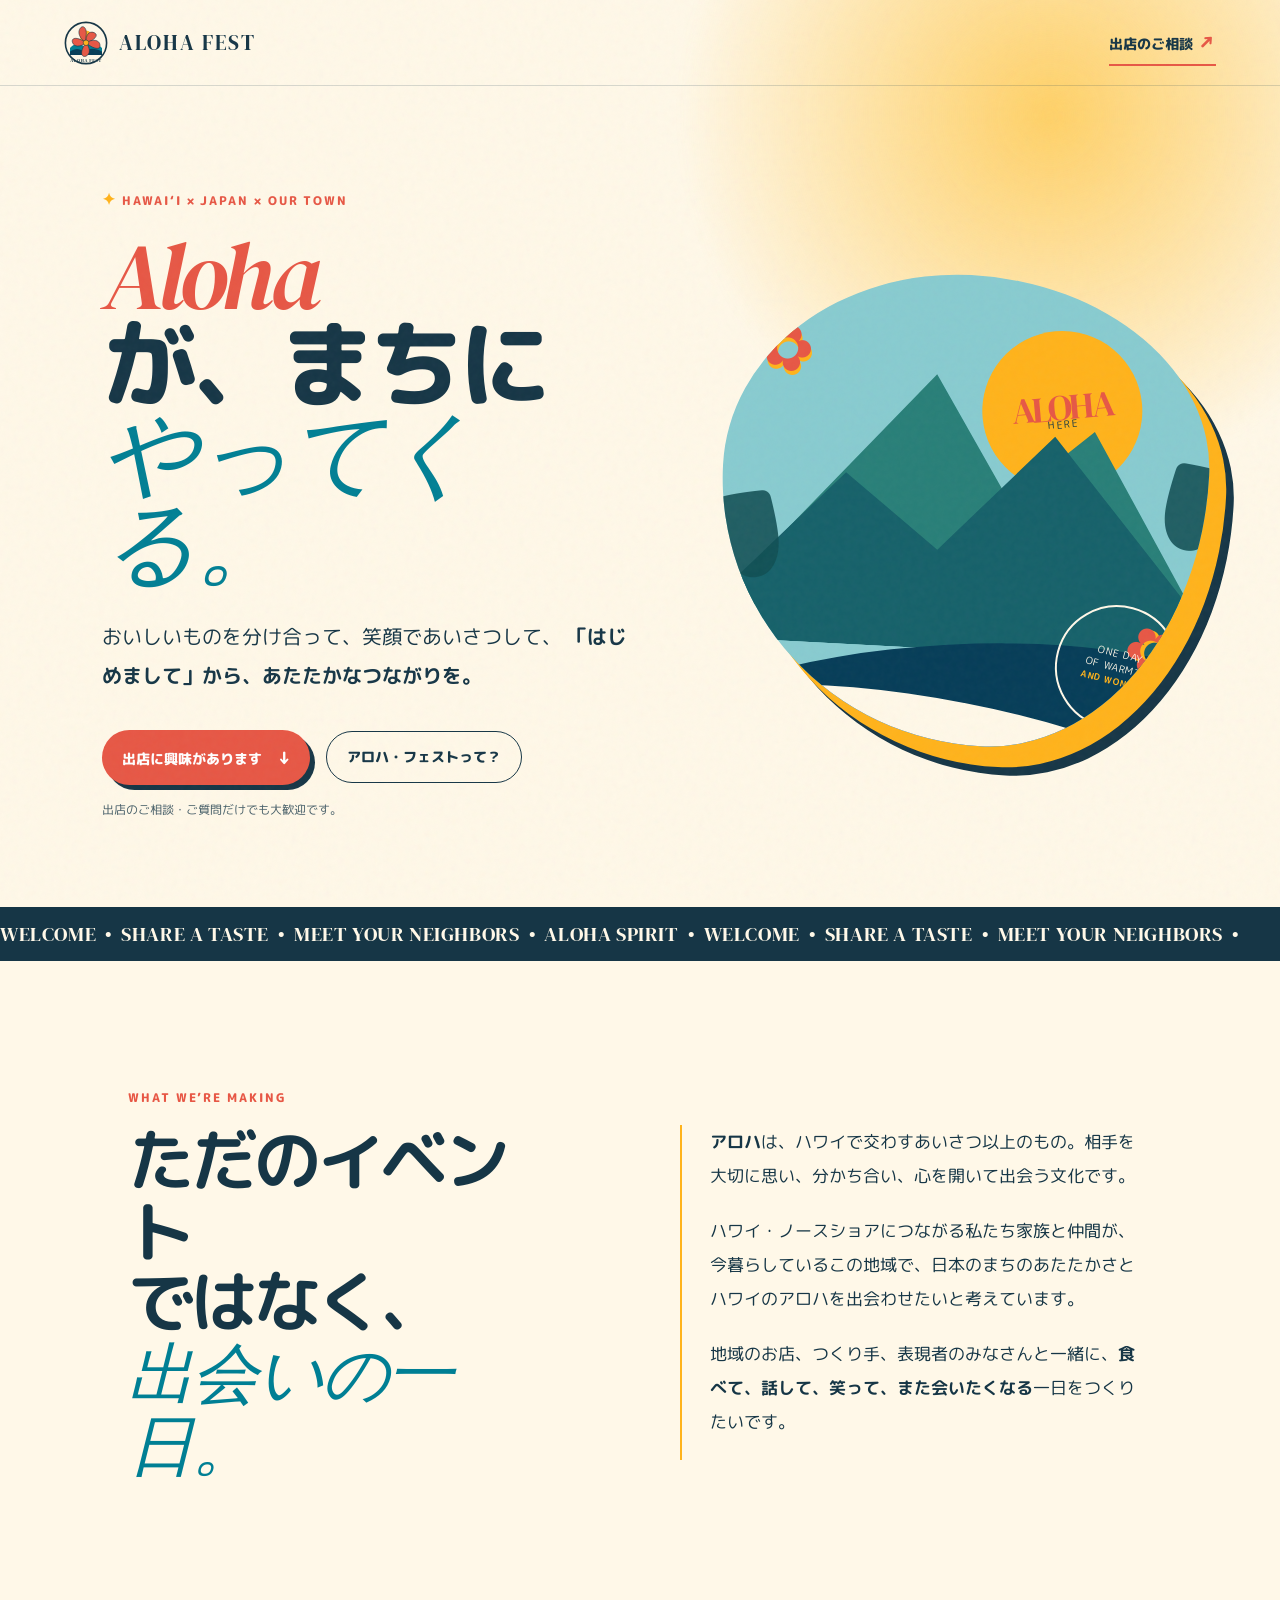
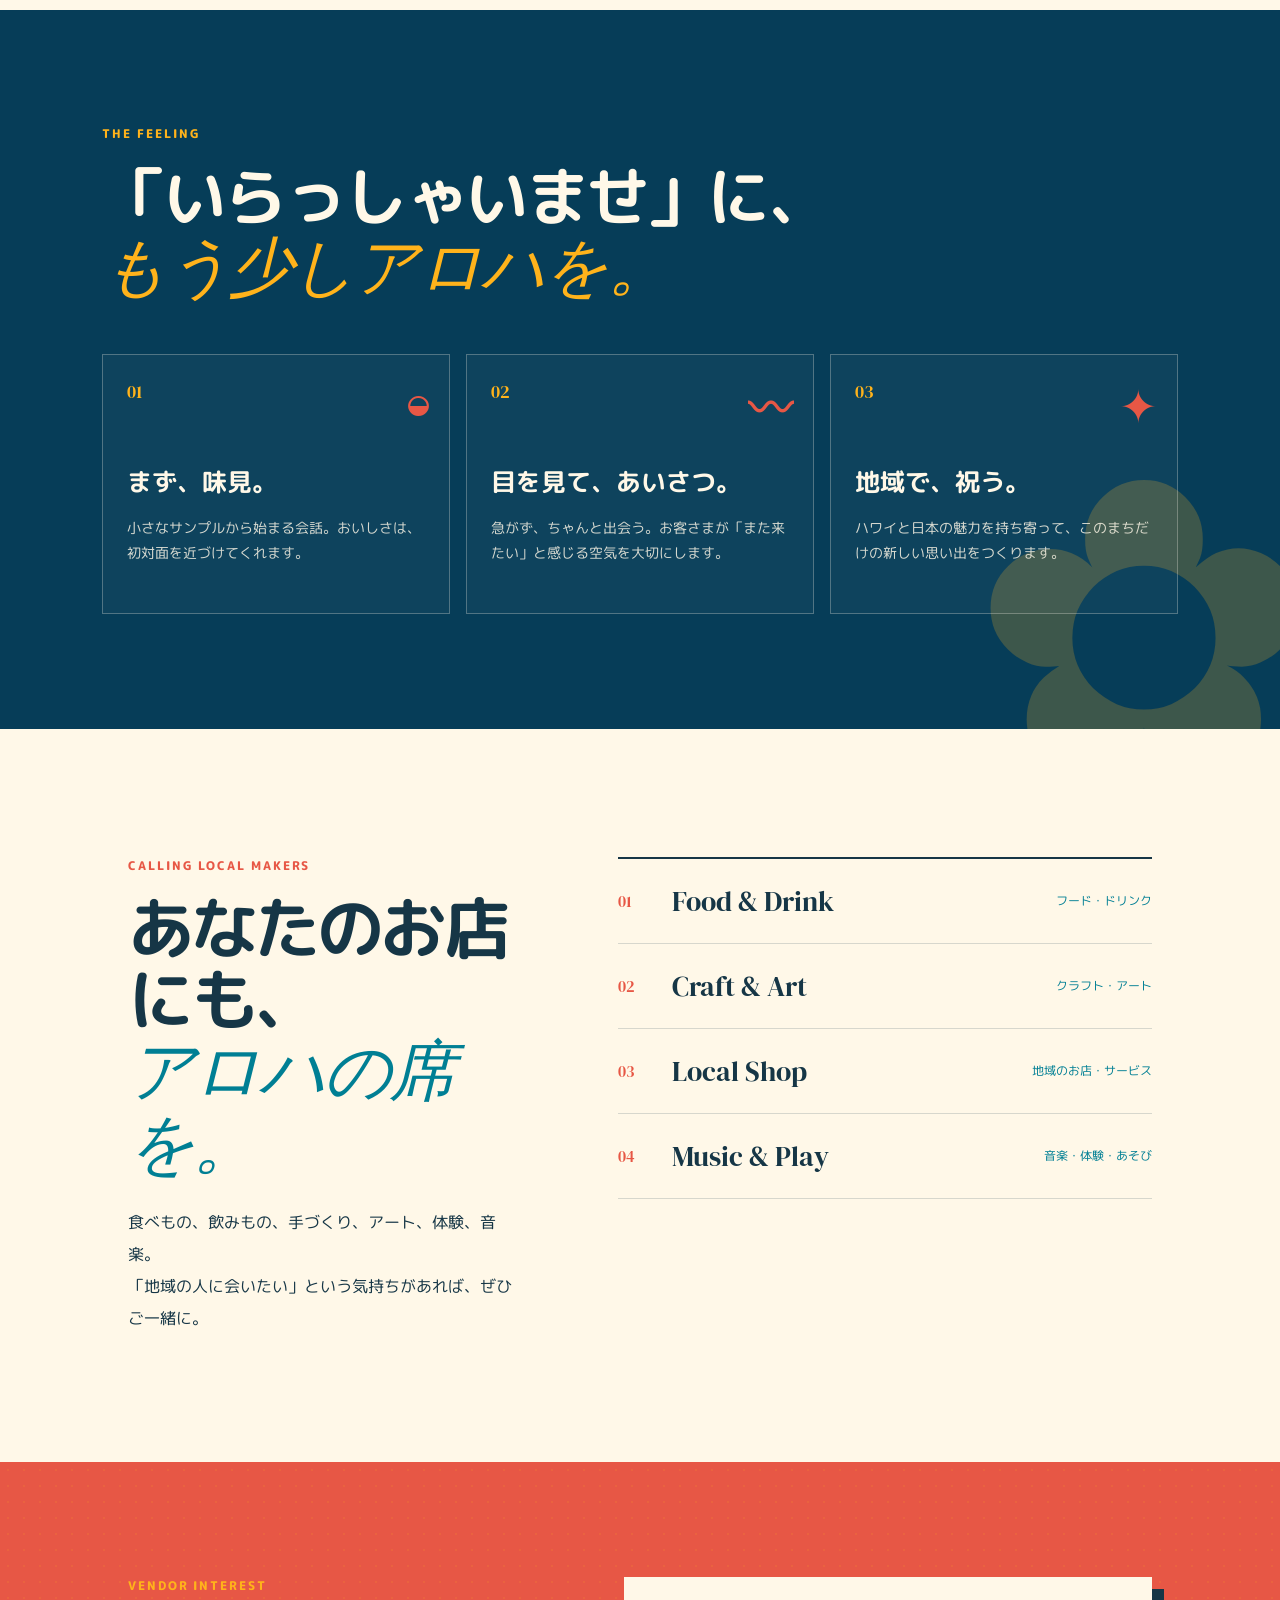
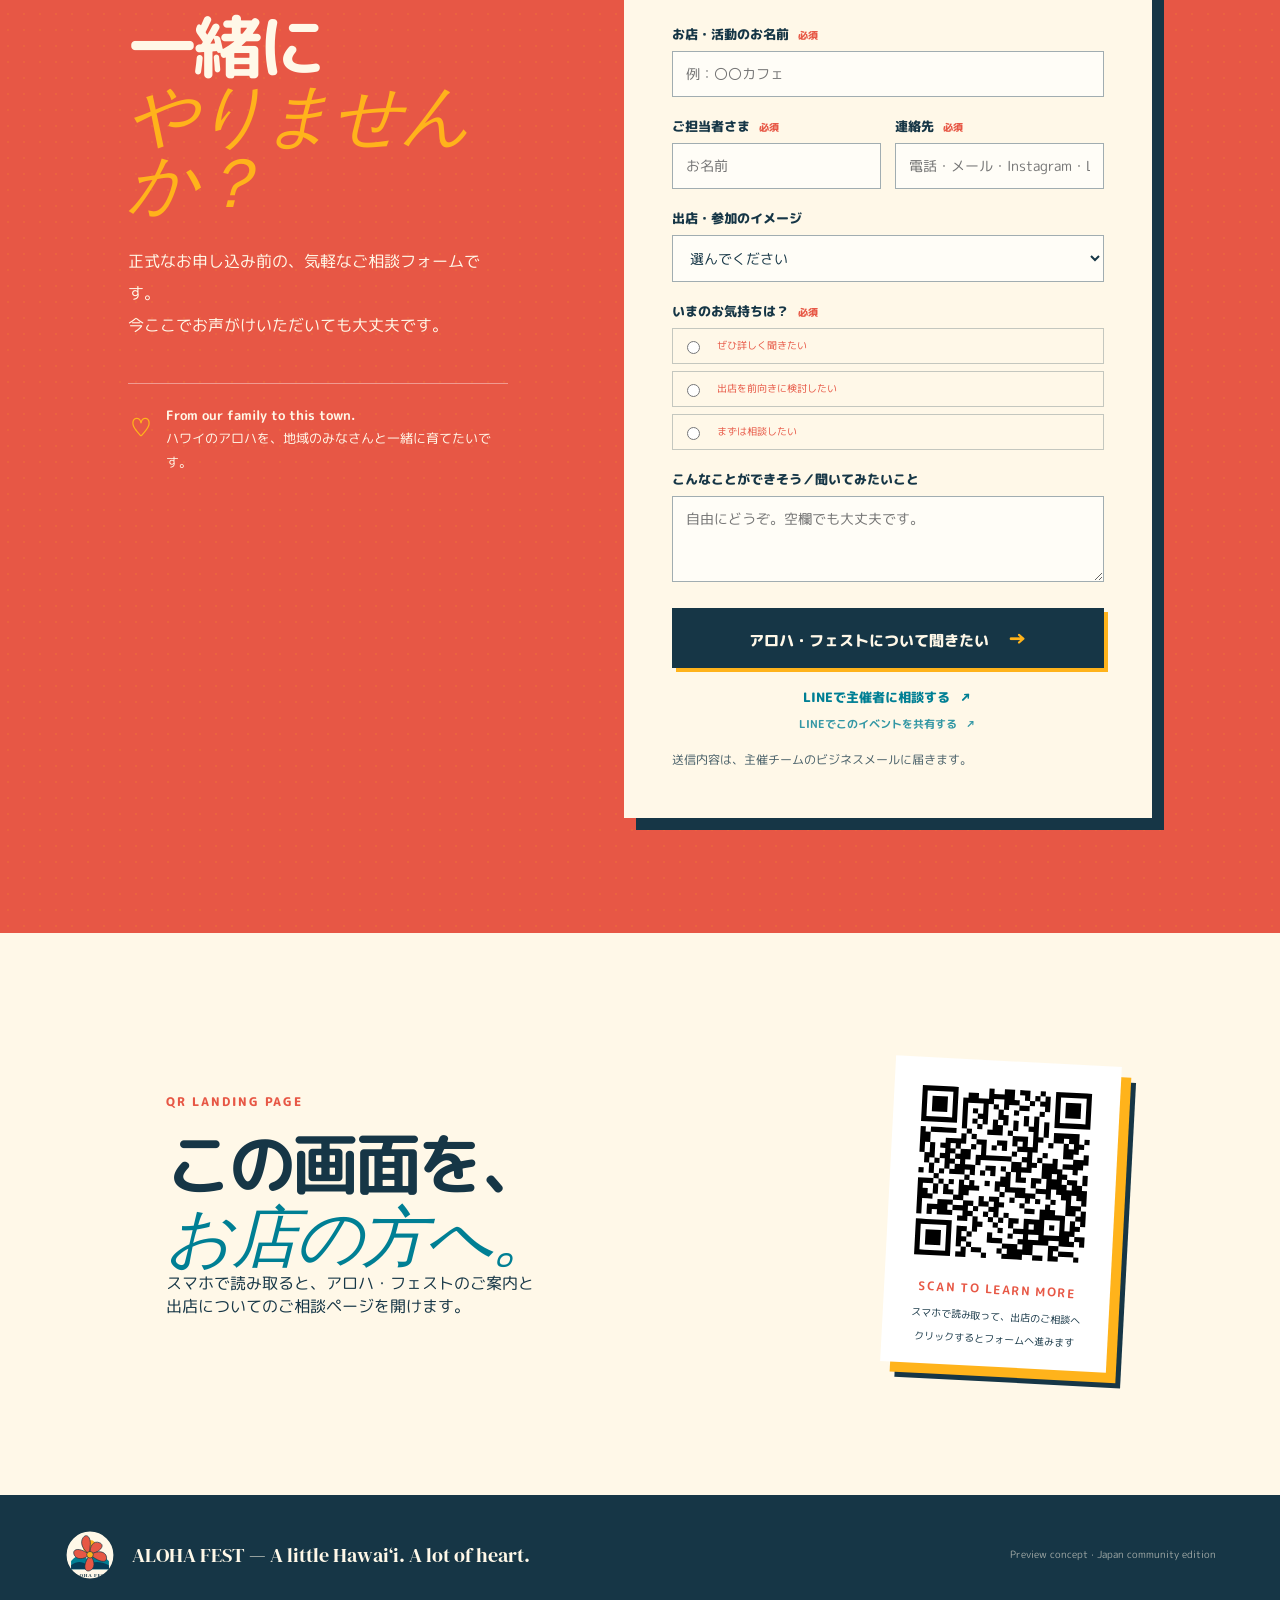
<file: index.html>
<!doctype html>
<html lang="ja">
<head>
  <meta charset="utf-8" />
  <meta name="viewport" content="width=device-width, initial-scale=1" />
  <meta name="description" content="アロハ・フェスト出店者募集プレビュー" />
  <title>Aloha Fest — 出店者募集</title>
  <link rel="preconnect" href="https://fonts.googleapis.com" />
  <link rel="preconnect" href="https://fonts.gstatic.com" crossorigin />
  <link href="https://fonts.googleapis.com/css2?family=DM+Serif+Display:ital@0;1&family=M+PLUS+Rounded+1c:wght@400;500;700;800&display=swap" rel="stylesheet" />
  <link rel="stylesheet" href="styles.css?v=2" />
</head>
<body>
  <div class="sun-glow" aria-hidden="true"></div>
  <header class="topbar">
    <a class="brand" href="#top" aria-label="Aloha Fest home">
      <img src="logo.svg" alt="Aloha Fest logo" />
      <span>ALOHA FEST</span>
    </a>
    <a class="top-cta" href="#vendor-form">出店のご相談 <span>↗</span></a>
  </header>

  <main id="top">
    <section class="hero" aria-labelledby="hero-title">
      <div class="hero-copy">
        <p class="eyebrow"><span class="spark">✦</span> HAWAI‘I × JAPAN × OUR TOWN</p>
        <h1 id="hero-title"><span class="aloha">Aloha</span><br />が、まちに<br /><em>やってくる。</em></h1>
        <p class="hero-lead">おいしいものを分け合って、笑顔であいさつして、
          <strong>「はじめまして」から、あたたかなつながりを。</strong></p>
        <div class="hero-actions">
          <a class="button primary" href="#vendor-form">出店に興味があります <span>↓</span></a>
          <a class="button ghost" href="#about">アロハ・フェストって？</a>
        </div>
        <p class="small-note">出店のご相談・ご質問だけでも大歓迎です。</p>
      </div>
      <div class="hero-art" aria-label="Aloha Fest illustration">
        <div class="sun">ALOHA<br /><small>HERE</small></div>
        <div class="mountain mountain-back"></div>
        <div class="mountain mountain-front"></div>
        <div class="wave wave-one"></div>
        <div class="wave wave-two"></div>
        <div class="palm palm-left">♠</div>
        <div class="palm palm-right">♠</div>
        <div class="hibiscus h-one">✿</div>
        <div class="hibiscus h-two">✿</div>
        <div class="hero-stamp">ONE DAY<br />OF WARMTH<br /><b>AND WONDER</b></div>
      </div>
    </section>

    <section class="marquee" aria-label="Festival values">
      <div>WELCOME &nbsp;•&nbsp; SHARE A TASTE &nbsp;•&nbsp; MEET YOUR NEIGHBORS &nbsp;•&nbsp; ALOHA SPIRIT &nbsp;•&nbsp; WELCOME &nbsp;•&nbsp; SHARE A TASTE &nbsp;•&nbsp; MEET YOUR NEIGHBORS &nbsp;•&nbsp;</div>
    </section>

    <section class="story" id="about">
      <div class="section-label">WHAT WE’RE MAKING</div>
      <div class="story-grid">
        <h2>ただのイベント<br />ではなく、<br /><em>出会いの一日。</em></h2>
        <div class="story-copy">
          <p><b>アロハ</b>は、ハワイで交わすあいさつ以上のもの。相手を大切に思い、分かち合い、心を開いて出会う文化です。</p>
          <p>ハワイ・ノースショアにつながる私たち家族と仲間が、今暮らしているこの地域で、日本のまちのあたたかさとハワイのアロハを出会わせたいと考えています。</p>
          <p>地域のお店、つくり手、表現者のみなさんと一緒に、<strong>食べて、話して、笑って、また会いたくなる</strong>一日をつくりたいです。</p>
        </div>
      </div>
    </section>

    <section class="experience" aria-labelledby="experience-title">
      <div class="section-label light">THE FEELING</div>
      <h2 id="experience-title">「いらっしゃいませ」に、<br /><em>もう少しアロハを。</em></h2>
      <div class="experience-cards">
        <article>
          <span class="card-number">01</span>
          <span class="card-icon">◒</span>
          <h3>まず、味見。</h3>
          <p>小さなサンプルから始まる会話。おいしさは、初対面を近づけてくれます。</p>
        </article>
        <article>
          <span class="card-number">02</span>
          <span class="card-icon">〰</span>
          <h3>目を見て、あいさつ。</h3>
          <p>急がず、ちゃんと出会う。お客さまが「また来たい」と感じる空気を大切にします。</p>
        </article>
        <article>
          <span class="card-number">03</span>
          <span class="card-icon">✦</span>
          <h3>地域で、祝う。</h3>
          <p>ハワイと日本の魅力を持ち寄って、このまちだけの新しい思い出をつくります。</p>
        </article>
      </div>
    </section>

    <section class="vendors" aria-labelledby="vendor-title">
      <div class="vendor-intro">
        <p class="section-label">CALLING LOCAL MAKERS</p>
        <h2 id="vendor-title">あなたのお店にも、<br /><em>アロハの席を。</em></h2>
        <p>食べもの、飲みもの、手づくり、アート、体験、音楽。<br />「地域の人に会いたい」という気持ちがあれば、ぜひご一緒に。</p>
      </div>
      <div class="vendor-list" role="list">
        <div role="listitem"><span>01</span><b>Food & Drink</b><small>フード・ドリンク</small></div>
        <div role="listitem"><span>02</span><b>Craft & Art</b><small>クラフト・アート</small></div>
        <div role="listitem"><span>03</span><b>Local Shop</b><small>地域のお店・サービス</small></div>
        <div role="listitem"><span>04</span><b>Music & Play</b><small>音楽・体験・あそび</small></div>
      </div>
    </section>

    <section class="form-section" id="vendor-form" aria-labelledby="form-title">
      <div class="form-side">
        <p class="section-label light">VENDOR INTEREST</p>
        <h2 id="form-title">一緒に<br /><em>やりませんか？</em></h2>
        <p>正式なお申し込み前の、気軽なご相談フォームです。<br />今ここでお声がけいただいても大丈夫です。</p>
        <div class="family-note">
          <span>♡</span>
          <p><b>From our family to this town.</b><br />ハワイのアロハを、地域のみなさんと一緒に育てたいです。</p>
        </div>
      </div>

      <form class="interest-form" id="vendor-form" action="https://formsubmit.co/thekingzconsult@gmail.com" method="POST">
        <input type="hidden" name="_subject" value="Aloha Fest — 新しい出店者からのご相談" />
        <input type="hidden" name="_next" value="https://wisebot356.github.io/aloha-fest-japan/thanks.html" />
        <input type="hidden" name="_captcha" value="false" />
        <input type="text" name="_honey" tabindex="-1" autocomplete="off" class="honeypot" aria-hidden="true" />
        <div class="field-group">
          <label for="business">お店・活動のお名前 <span>必須</span></label>
          <input id="business" name="business_name" autocomplete="organization" placeholder="例：〇〇カフェ" required />
        </div>
        <div class="two-col">
          <div class="field-group">
            <label for="contact">ご担当者さま <span>必須</span></label>
            <input id="contact" name="contact_name" autocomplete="name" placeholder="お名前" required />
          </div>
          <div class="field-group">
            <label for="contact-method">連絡先 <span>必須</span></label>
            <input id="contact-method" name="contact_method" placeholder="電話・メール・Instagram・LINEなど" required />
          </div>
        </div>
        <div class="field-group">
          <label for="category">出店・参加のイメージ</label>
          <select id="category" name="category">
            <option value="">選んでください</option>
            <option>フード・スイーツ</option><option>ドリンク</option><option>クラフト・アート</option>
            <option>地域のお店・サービス</option><option>音楽・パフォーマンス</option>
            <option>体験・ワークショップ</option><option>まだ決めていない／まず話したい</option>
          </select>
        </div>
        <div class="field-group">
          <label>いまのお気持ちは？ <span>必須</span></label>
          <div class="choice-grid">
            <label class="choice"><input type="radio" name="interest_level" value="ぜひ詳しく聞きたい" required /> <span>ぜひ詳しく聞きたい</span></label>
            <label class="choice"><input type="radio" name="interest_level" value="出店を前向きに検討したい" /> <span>出店を前向きに検討したい</span></label>
            <label class="choice"><input type="radio" name="interest_level" value="まずは相談したい" /> <span>まずは相談したい</span></label>
          </div>
        </div>
        <div class="field-group">
          <label for="idea">こんなことができそう／聞いてみたいこと</label>
          <textarea id="idea" name="message" rows="3" placeholder="自由にどうぞ。空欄でも大丈夫です。"></textarea>
        </div>
        <button class="submit" type="submit">アロハ・フェストについて聞きたい <span>→</span></button>
        <a class="line-share" href="https://line.me/ti/p/AyEz4kxv3p" target="_blank" rel="noopener">LINEで主催者に相談する <span>↗</span></a>
        <a class="line-share line-share-secondary" href="https://social-plugins.line.me/lineit/share?url=https%3A%2F%2Fwisebot356.github.io%2Faloha-fest-japan%2F&text=%E3%82%A2%E3%83%AD%E3%83%8F%E3%83%BB%E3%83%95%E3%82%A7%E3%82%B9%E3%83%88%E3%81%AE%E5%87%BA%E5%BA%97%E8%80%85%E5%8B%9F%E9%9B%86" target="_blank" rel="noopener">LINEでこのイベントを共有する <span>↗</span></a>
        <p class="form-footnote">送信内容は、主催チームのビジネスメールに届きます。</p>
      </form>
    </section>

    <section class="qr-preview" aria-label="QR code preview">
      <div>
        <p class="section-label">QR LANDING PAGE</p>
        <h2>この画面を、<br /><em>お店の方へ。</em></h2>
<p>スマホで読み取ると、アロハ・フェストのご案内と<br />出店についてのご相談ページを開けます。</p>
</div>
<a class="qr-card" href="#vendor-form" aria-label="出店のご相談フォームへ進む">
  <img src="aloha-fest-live-qr.svg" alt="Aloha Fest vendor interest QR code" />
  <b>SCAN TO LEARN MORE</b>
  <small>スマホで読み取って、出店のご相談へ<br />クリックするとフォームへ進みます</small>
</a>
    </section>
  </main>

  <footer>
    <img src="logo.svg" alt="" />
    <p>ALOHA FEST — A little Hawai‘i. A lot of heart.</p>
    <small>Preview concept · Japan community edition</small>
  </footer>

  <script src="app.js"></script>
</body>
</html>
</file>
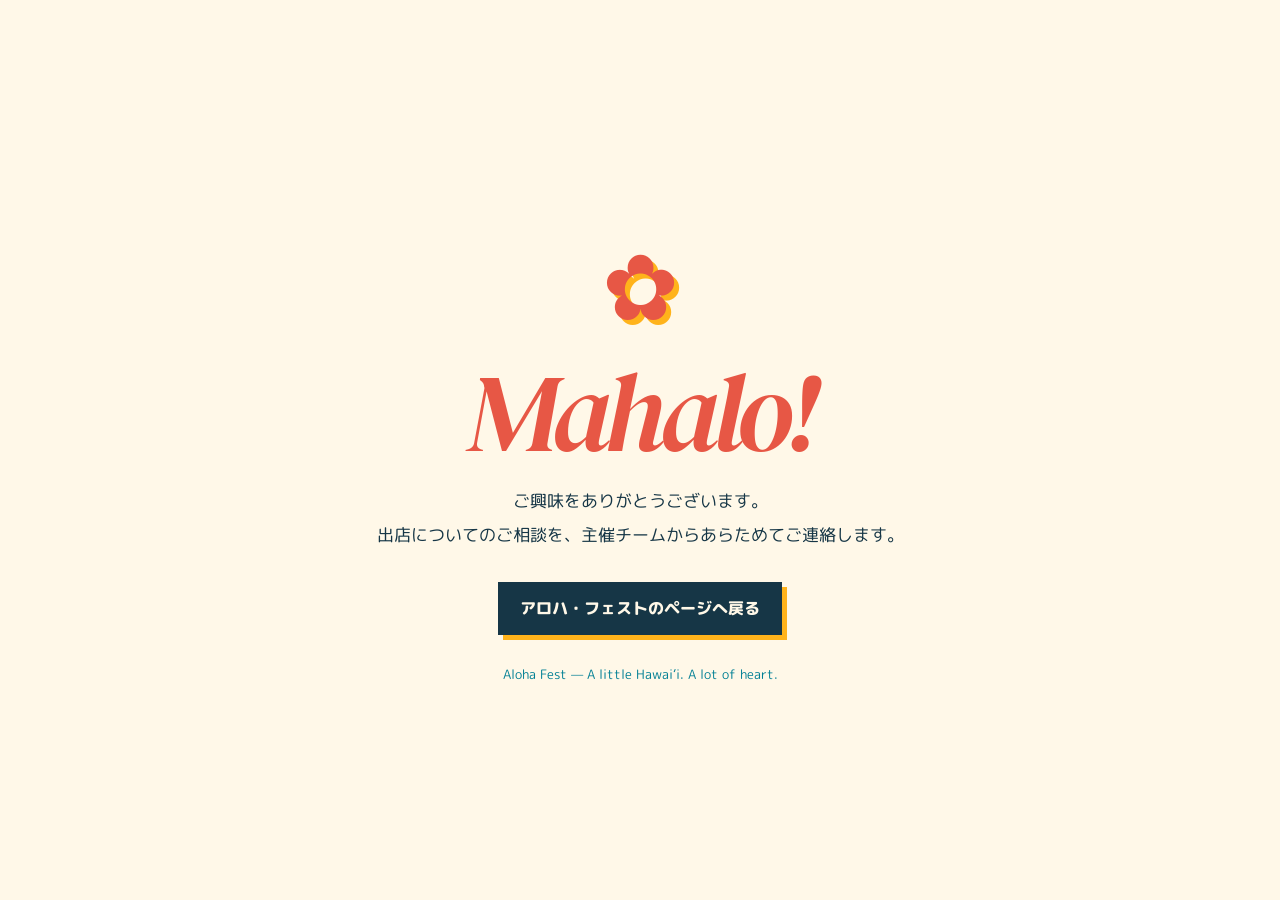
<file: thanks.html>
<!doctype html>
<html lang="ja">
<head>
  <meta charset="utf-8" />
  <meta name="viewport" content="width=device-width, initial-scale=1" />
  <title>Mahalo! — Aloha Fest</title>
  <link rel="preconnect" href="https://fonts.googleapis.com" />
  <link rel="preconnect" href="https://fonts.gstatic.com" crossorigin />
  <link href="https://fonts.googleapis.com/css2?family=DM+Serif+Display:ital@0;1&family=M+PLUS+Rounded+1c:wght@400;700;800&display=swap" rel="stylesheet" />
  <style>
    :root { --ink:#163646; --cream:#fff8e8; --coral:#e75745; --sun:#ffb31b; --wave:#007f94; }
    *{box-sizing:border-box} body{margin:0;min-height:100svh;display:grid;place-items:center;background:var(--cream);color:var(--ink);font-family:"M PLUS Rounded 1c",sans-serif;padding:24px;text-align:center}main{max-width:560px}.flower{font-size:92px;color:var(--coral);text-shadow:5px 5px 0 var(--sun)}h1{font:italic clamp(60px,15vw,110px)/.8 "DM Serif Display",serif;color:var(--coral);letter-spacing:-.06em;margin:15px 0 28px}p{font-size:17px;line-height:2;margin:0 auto 30px}a{display:inline-block;background:var(--ink);color:var(--cream);font-weight:800;text-decoration:none;padding:15px 22px;box-shadow:5px 5px 0 var(--sun)}small{display:block;margin-top:30px;color:var(--wave)}
  </style>
</head>
<body>
  <main>
    <div class="flower">✿</div>
    <h1>Mahalo!</h1>
    <p>ご興味をありがとうございます。<br />出店についてのご相談を、主催チームからあらためてご連絡します。</p>
    <a href="./">アロハ・フェストのページへ戻る</a>
    <small>Aloha Fest — A little Hawai‘i. A lot of heart.</small>
  </main>
</body>
</html>
</file>
<file: styles.css>
:root {
  --ink: #163646;
  --cream: #fff8e8;
  --sand: #f3dfac;
  --sun: #ffb31b;
  --coral: #e75745;
  --wave: #007f94;
  --deep: #063d58;
  --leaf: #1e7667;
  --line: rgba(22, 54, 70, .17);
}
* { box-sizing: border-box; }
html { scroll-behavior: smooth; }
body { margin: 0; color: var(--ink); background: var(--cream); font-family: "M PLUS Rounded 1c", "Hiragino Maru Gothic ProN", sans-serif; overflow-x: hidden; }
body::before { content:""; position: fixed; inset:0; pointer-events:none; opacity:.3; z-index: 10; background-image: url("data:image/svg+xml,%3Csvg viewBox='0 0 180 180' xmlns='http://www.w3.org/2000/svg'%3E%3Cfilter id='n'%3E%3CfeTurbulence type='fractalNoise' baseFrequency='.75' numOctaves='3' stitchTiles='stitch'/%3E%3C/filter%3E%3Crect width='100%25' height='100%25' filter='url(%23n)' opacity='.13'/%3E%3C/svg%3E"); }
.sun-glow { position:absolute; width: 62vw; height: 62vw; max-width: 820px; max-height:820px; right: -13vw; top:-22vw; border-radius:50%; background: radial-gradient(circle, rgba(255,194,55,.73), rgba(255,194,55,0) 66%); filter: blur(6px); pointer-events:none; }
.topbar { height: 86px; display:flex; align-items:center; justify-content:space-between; padding: 0 clamp(20px,5vw,76px); border-bottom: 1px solid var(--line); position:relative; z-index:2; }
.brand { display:flex; align-items:center; gap:11px; color:var(--ink); font-family:"DM Serif Display", serif; font-size: 21px; letter-spacing:.08em; text-decoration:none; }
.brand img { width:44px; height:44px; }
.top-cta { color:var(--ink); text-decoration:none; font-weight:800; font-size:14px; border-bottom:2px solid var(--coral); padding:8px 0; }
.top-cta span { color:var(--coral); font-size:19px; }
.hero { position:relative; min-height: min(765px, calc(100vh - 86px)); padding: clamp(54px,8vw,116px) clamp(20px,8vw,140px) 76px; display:grid; grid-template-columns: minmax(350px, .95fr) minmax(340px, .8fr); align-items:center; gap: clamp(25px,6vw,90px); overflow:hidden; }
.hero-copy { position:relative; z-index:1; }
.eyebrow,.section-label { font-size:12px; font-weight:800; letter-spacing:.16em; margin:0 0 18px; color:var(--coral); }
.spark { color:var(--sun); font-size:16px; }
h1,h2,h3,p { margin-top:0; }
h1 { font-size:clamp(55px,7.4vw,111px); line-height:.92; letter-spacing:-.065em; margin:0 0 30px; font-weight:800; }
.aloha { color:var(--coral); font-family:"DM Serif Display", serif; font-weight:400; font-style:italic; letter-spacing:-.05em; }
h1 em,h2 em { font-family:"DM Serif Display", serif; font-weight:400; color:var(--wave); letter-spacing:-.04em; }
.hero-lead { font-size:clamp(16px,1.6vw,20px); line-height:1.95; max-width:560px; }
.hero-actions { display:flex; flex-wrap:wrap; align-items:center; gap:16px; margin:35px 0 16px; }
.button { padding:15px 20px; border-radius:999px; font-weight:800; text-decoration:none; transition:transform .25s ease, box-shadow .25s ease; font-size:14px; }
.button:hover { transform:translateY(-3px) rotate(-1deg); }
.primary { color:#fff; background:var(--coral); box-shadow: 5px 5px 0 var(--ink); }
.primary span { margin-left:12px; font-size:17px; }
.ghost { color:var(--ink); border:1.5px solid var(--ink); }
.small-note,.form-footnote { font-size:12px; opacity:.78; }
.hero-art { width:min(38vw,500px); min-height:470px; position:relative; margin:auto; border-radius:49% 51% 44% 56% / 43% 40% 60% 57%; background:#88cbd0; overflow:hidden; transform:rotate(3deg); box-shadow:18px 20px 0 var(--sun), 26px 28px 0 var(--ink); }
.sun { position:absolute; top:51px; right:70px; width:160px; height:160px; border-radius:50%; display:grid; place-content:center; text-align:center; background:var(--sun); color:var(--coral); font-family:"DM Serif Display",serif; font-size:36px; line-height:.75; letter-spacing:-.06em; transform:rotate(-8deg); }
.sun small { font-family:"M PLUS Rounded 1c", sans-serif; font-size:10px; letter-spacing:.18em; color:var(--ink); }
.mountain { position:absolute; bottom:130px; clip-path: polygon(0 100%, 43% 8%, 59% 55%, 76% 27%, 100% 100%); }
.mountain-back { width:100%; height:260px; background:#287f78; }
.mountain-front { width:115%; height:220px; left:-8%; bottom:95px; background:#16616a; clip-path:polygon(0 100%,29% 22%,46% 55%,66% 1%,100% 100%); }
.wave { position:absolute; left:-10%; width:120%; border-radius:50%; }
.wave-one { height:165px; bottom:-65px; background:var(--deep); transform:rotate(-6deg); }
.wave-two { height:150px; bottom:-107px; background:var(--cream); transform:rotate(8deg); }
.palm { position:absolute; z-index:2; color:#124f54; font-size:135px; transform:rotate(32deg); opacity:.88; }
.palm-left { left:-48px; bottom:100px; }
.palm-right { right:-66px; top:120px; transform:rotate(-34deg); }
.hibiscus { position:absolute; z-index:3; color:var(--coral); text-shadow:3px 3px 0 var(--sun); font-size:62px; }
.h-one { top:33px; left:33px; transform:rotate(18deg); }.h-two { right:24px; bottom:60px; transform:rotate(-18deg); }
.hero-stamp { position:absolute; z-index:4; right:20px; bottom:24px; width:124px; height:124px; border:2px solid var(--cream); color:var(--cream); border-radius:50%; display:grid; place-content:center; text-align:center; font-size:10px; letter-spacing:.08em; line-height:1.45; transform:rotate(12deg); }.hero-stamp b { color:var(--sun); font-size:9px; }
.marquee { background:var(--ink); color:var(--cream); overflow:hidden; white-space:nowrap; padding:13px 0; font-family:"DM Serif Display",serif; font-size:20px; letter-spacing:.03em; }.marquee div { display:inline-block; animation:slide 25s linear infinite; } @keyframes slide { from {transform:translateX(0)} to {transform:translateX(-45%)} }
.story { padding:clamp(70px,10vw,150px) clamp(20px,10vw,160px); }.story-grid { display:grid; grid-template-columns: .9fr 1fr; gap: clamp(35px,10vw,160px); align-items:start; }.story h2,.vendors h2,.qr-preview h2 { font-size:clamp(39px,5.2vw,76px); line-height:1.06; letter-spacing:-.06em; margin:0; }.story-copy { border-left: 2px solid var(--sun); padding-left:28px; font-size:17px; line-height:2; }.story-copy p { margin-bottom:21px; }
.experience { background:var(--deep); color:var(--cream); padding:clamp(70px,9vw,125px) clamp(20px,8vw,140px); position:relative; overflow:hidden; }.experience::after { content:"✿"; position:absolute; right:-40px; bottom:-100px; color:rgba(255,179,27,.22); font-size:420px; line-height:1; }.light { color:var(--sun); }.experience h2 { font-size:clamp(37px,5vw,72px); line-height:1.08; letter-spacing:-.055em; position:relative; z-index:1; }.experience h2 em { color:var(--sun); }.experience-cards { position:relative; z-index:1; display:grid; grid-template-columns:repeat(3,1fr); gap:16px; margin-top:52px; }.experience article { min-height:260px; border:1px solid rgba(255,248,232,.28); padding:24px; position:relative; background:rgba(255,255,255,.03); }.card-number { color:var(--sun); font-family:"DM Serif Display",serif; font-size:18px; }.card-icon { position:absolute; right:19px; top:17px; font-size:46px; color:var(--coral); }.experience h3 { font-size:25px; margin:59px 0 15px; }.experience article p { font-size:14px; line-height:1.8; opacity:.83; }
.vendors { display:grid; grid-template-columns: .8fr 1.1fr; gap:clamp(40px,8vw,140px); padding:clamp(75px,10vw,140px) clamp(20px,10vw,160px); }.vendor-intro > p:last-child { margin:26px 0 0; line-height:2; }.vendor-list { border-top:2px solid var(--ink); }.vendor-list > div { display:grid; grid-template-columns:42px 1fr auto; gap:12px; align-items:center; padding:23px 0; border-bottom:1px solid var(--line); }.vendor-list span { color:var(--coral); font-family:"DM Serif Display",serif; }.vendor-list b { font-family:"DM Serif Display",serif; font-size:28px; font-weight:400; }.vendor-list small { font-size:12px; color:var(--wave); }
.form-section { position:relative; background:var(--coral); color:#fff8e8; display:grid; grid-template-columns:.72fr 1fr; gap:clamp(38px,9vw,130px); padding:clamp(70px,9vw,130px) clamp(20px,10vw,160px); overflow:hidden; }.form-section::before { content:""; position:absolute; inset:0; opacity:.12; background-image:radial-gradient(var(--sun) 1.3px, transparent 1.3px); background-size:16px 16px; }.form-side,.interest-form { position:relative; z-index:1; }.form-side h2 { font-size:clamp(43px,5.4vw,79px); line-height:.97; letter-spacing:-.06em; margin:0 0 29px; }.form-side h2 em { color:var(--sun); }.form-side > p:not(.section-label) { line-height:2; }.family-note { margin-top:42px; display:flex; gap:12px; border-top:1px solid rgba(255,255,255,.4); padding-top:20px; font-size:13px; line-height:1.8; }.family-note span { color:var(--sun); font-size:26px; }.family-note p { margin:0; }
.interest-form { background:var(--cream); color:var(--ink); padding:clamp(22px,4vw,48px); box-shadow:12px 12px 0 var(--ink); }.live-form { min-height:360px; display:flex; flex-direction:column; justify-content:center; }.mini-eyebrow { margin:0 0 11px; color:var(--coral); font-size:11px; letter-spacing:.14em; font-weight:800; }.live-form h3 { margin:0 0 17px; font:italic clamp(38px,4vw,58px)/.96 "DM Serif Display",serif; color:var(--ink); letter-spacing:-.05em; }.live-form > p:not(.mini-eyebrow):not(.form-footnote) { line-height:1.9; margin-bottom:26px; }.live-form-cta { display:flex; justify-content:space-between; align-items:center; gap:18px; background:var(--ink); color:var(--cream); text-decoration:none; padding:17px 18px; font-weight:800; box-shadow:4px 4px 0 var(--sun); transition:transform .2s ease; }.live-form-cta:hover { transform:translate(-2px,-2px); }.live-form-cta span { color:var(--sun); font-size:22px; }.field-group { margin-bottom:20px; }.field-group > label { display:block; font-weight:800; font-size:13px; margin-bottom:7px; }.field-group label span { color:var(--coral); font-size:10px; margin-left:5px; } input,select,textarea { width:100%; border:1px solid rgba(22,54,70,.4); border-radius:0; padding:12px 13px; background:#fffdf7; color:var(--ink); font:inherit; font-size:14px; outline:none; } input:focus,select:focus,textarea:focus { border-color:var(--coral); box-shadow:3px 3px 0 var(--sun); }.two-col { display:grid; grid-template-columns:1fr 1fr; gap:14px; }.choice-grid { display:grid; gap:7px; }.choice { display:flex; align-items:center; gap:9px; padding:9px; border:1px solid rgba(22,54,70,.25); font-size:13px; cursor:pointer; }.choice input { width:auto; accent-color:var(--coral); }.submit { width:100%; border:0; border-radius:0; padding:15px; color:var(--cream); background:var(--ink); font:800 15px "M PLUS Rounded 1c",sans-serif; cursor:pointer; box-shadow:4px 4px 0 var(--sun); transition:transform .2s ease; }.submit:hover { transform:translate(-2px,-2px); }.submit span { margin-left:14px; color:var(--sun); font-size:20px; }.line-share { display:block; margin-top:20px; color:var(--wave); text-align:center; font-size:13px; font-weight:800; text-decoration:none; }.line-share-secondary { margin-top:9px; font-size:11px; font-weight:700; opacity:.8; }.line-share span { margin-left:5px; }.honeypot { position:absolute !important; left:-9999px !important; width:1px !important; height:1px !important; }.form-footnote { line-height:1.65; margin:17px 0 0; }.success[hidden] { display:none; }.success { position:absolute; z-index:4; inset:0; padding:60px 30px; background:var(--cream); color:var(--ink); text-align:center; display:grid; place-content:center; }.success span { font-size:70px; color:var(--coral); }.success h3 { font:italic 64px "DM Serif Display",serif; color:var(--coral); margin:0; }.success p { line-height:1.9; }.success button { border:0; background:var(--wave); color:#fff; padding:12px 20px; font-weight:800; cursor:pointer; }
.qr-preview { display:flex; justify-content:space-between; align-items:center; gap:30px; padding:clamp(70px,10vw,135px) clamp(20px,13vw,200px); }.qr-card { background:#fff; color:var(--ink); padding:18px; text-align:center; text-decoration:none; transform:rotate(3deg); box-shadow:10px 10px 0 var(--sun), 15px 15px 0 var(--ink); transition:transform .2s ease, box-shadow .2s ease; }.qr-card:hover { transform:rotate(1deg) translate(-3px,-3px); box-shadow:13px 13px 0 var(--sun), 18px 18px 0 var(--ink); }.qr-card img { display:block; width:190px; height:190px; image-rendering:pixelated; }.qr-card b { display:block; color:var(--coral); font-size:12px; letter-spacing:.13em; margin:12px 0 4px; }.qr-card small { font-size:10px; }
footer { background:var(--ink); color:var(--cream); padding:34px clamp(20px,5vw,76px); display:grid; grid-template-columns:auto 1fr auto; align-items:center; gap:16px; } footer img { width:52px; height:52px; } footer p { margin:0; font-family:"DM Serif Display",serif; font-size:20px; } footer small { opacity:.6; font-size:10px; }
@media (max-width: 760px) { .topbar { height:70px; }.brand { font-size:17px; }.brand img { width:36px;height:36px; }.top-cta { font-size:12px; }.hero { grid-template-columns:1fr; padding-top:62px; }.hero-art { width:min(78vw,430px); min-height:390px; }.story-grid,.vendors,.form-section { grid-template-columns:1fr; }.story-copy { padding-left:18px; }.experience-cards { grid-template-columns:1fr; }.vendors { gap:45px; }.form-section { padding-bottom:80px; }.two-col { grid-template-columns:1fr; gap:0; }.qr-preview { align-items:flex-start; flex-direction:column; }.qr-card { align-self:center; }.vendor-list b { font-size:23px; } footer { grid-template-columns:auto 1fr; } footer small { grid-column:1/-1; } }
@media (prefers-reduced-motion: reduce) { html { scroll-behavior:auto; }.marquee div { animation:none; }.button { transition:none; } }
</file>
